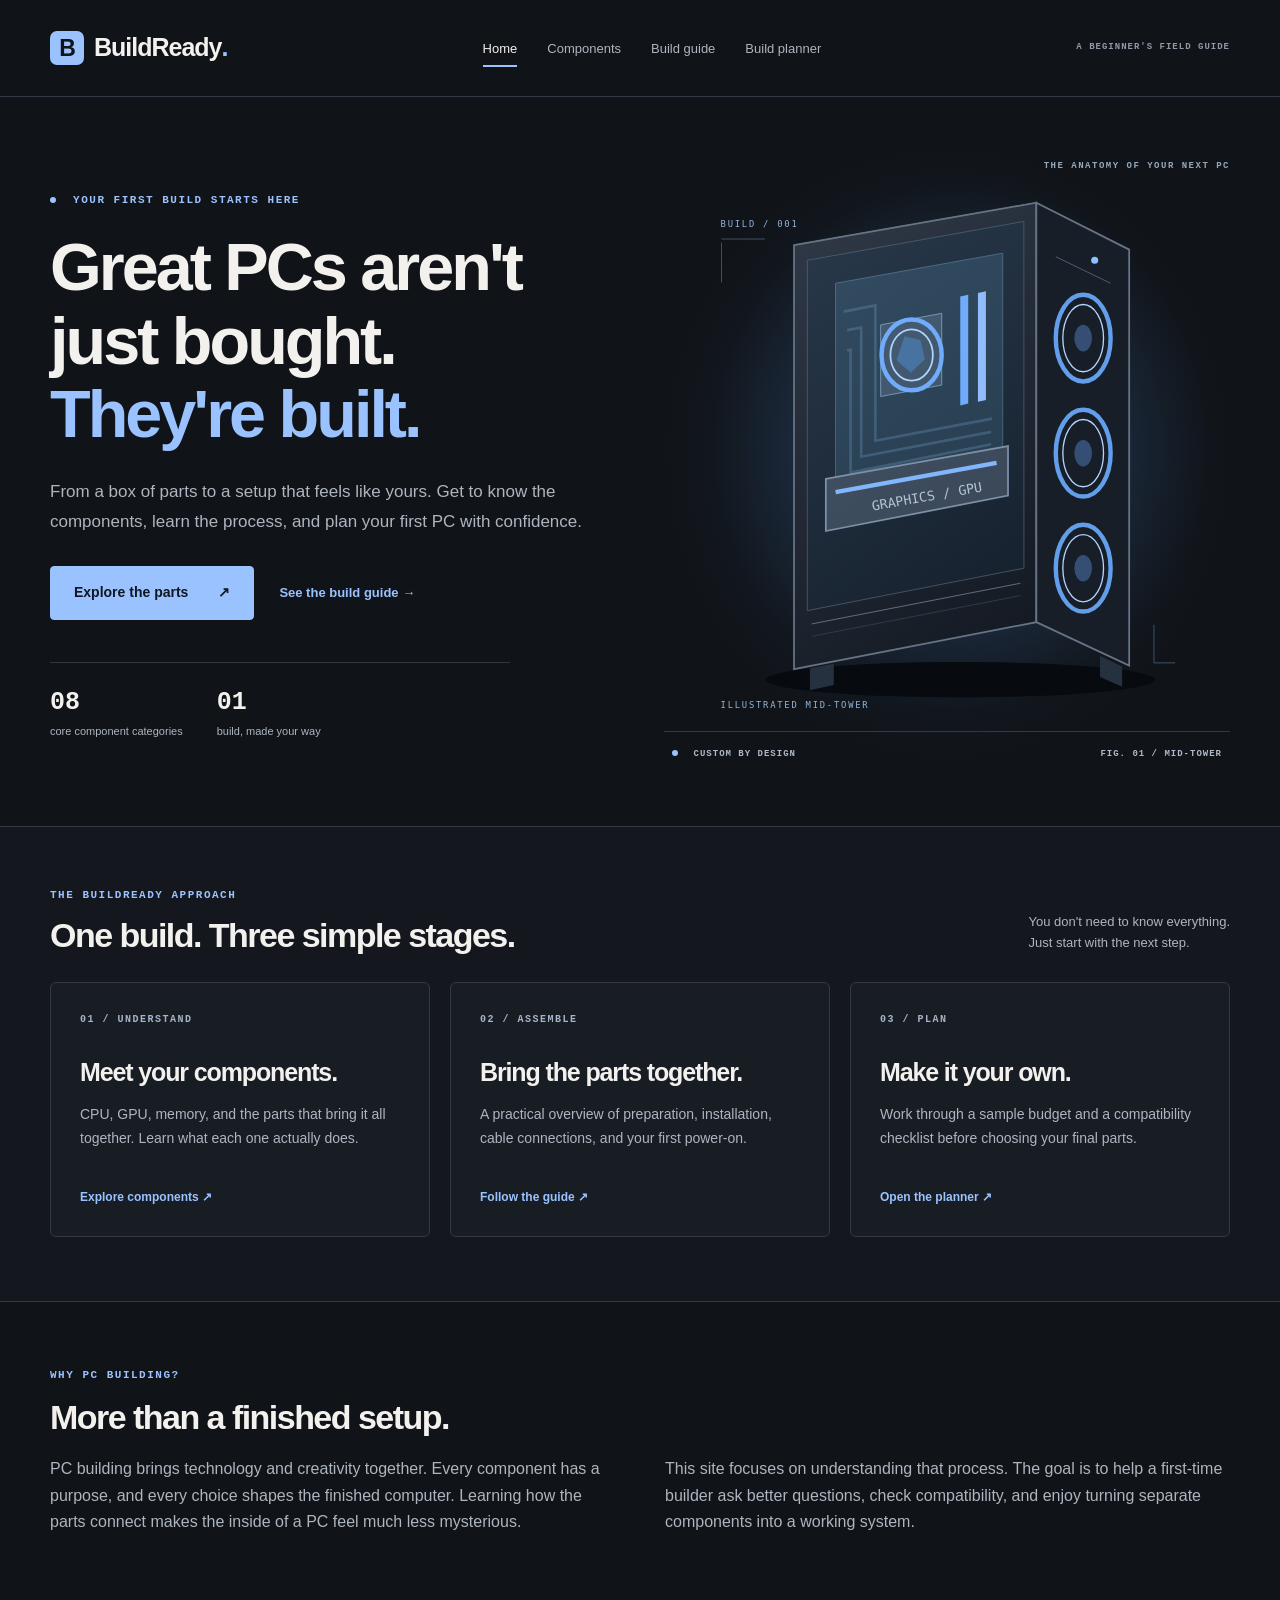
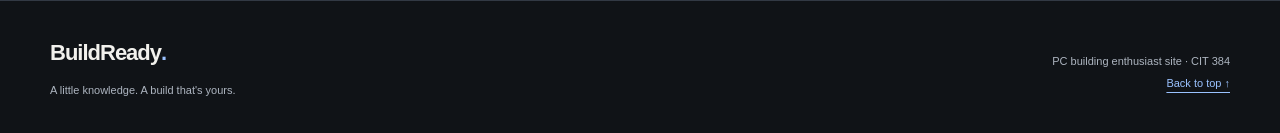
<file: index.html>
<!DOCTYPE html>
<html lang="en">
<head>
    <meta charset="utf-8">
    <meta name="viewport" content="width=device-width, initial-scale=1">
    <meta name="description" content="A beginner-friendly guide to PC components, assembly, and planning your first custom desktop.">
    <title>Build your first PC | BuildReady</title>
    <link rel="icon" href="images/favicon.svg" type="image/svg+xml">
    <link rel="stylesheet" href="css/style.css">
</head>
<body id="top">
    <a class="skip-link" href="#main">Skip to content</a>
    <!-- Shared navigation uses relative links so the site works locally and on GitHub Pages. -->
    <header class="site-header">
        <div class="container header-inner">
            <a class="brand" href="index.html" aria-label="BuildReady home"><span class="brand-mark" aria-hidden="true">B</span>BuildReady<span class="brand-dot">.</span></a>
            <nav aria-label="Main navigation">
                <ul>
                    <li><a href="index.html" aria-current="page">Home</a></li>
                    <li><a href="components.html">Components</a></li>
                    <li><a href="building.html">Build guide</a></li>
                    <li><a href="planner.html">Build planner</a></li>
                </ul>
            </nav>
            <span class="header-note">A BEGINNER'S FIELD GUIDE</span>
        </div>
    </header>
    <main id="main">
        <section class="container hero">
            <div class="hero-copy">
                <p class="eyebrow"><span class="status-dot"></span> YOUR FIRST BUILD STARTS HERE</p>
                <h1>Great PCs aren't<br>just bought.<br><span>They're built.</span></h1>
                <p class="intro">From a box of parts to a setup that feels like yours. Get to know the components, learn the process, and plan your first PC with confidence.</p>
                <div class="button-row"><a class="button" href="components.html">Explore the parts <span aria-hidden="true">↗</span></a><a class="text-link" href="building.html">See the build guide →</a></div>
                <div class="hero-facts"><div><strong>08</strong><span>core component categories</span></div><div><strong>01</strong><span>build, made your way</span></div></div>
            </div>
            <div class="hero-art"><span class="art-tag">THE ANATOMY OF YOUR NEXT PC</span><img src="images/pc-tower.svg" width="640" height="660" alt="Cutaway-style illustration of a desktop tower showing a CPU cooler, memory, graphics card, and three front fans."><div class="art-caption"><span><span class="status-dot"></span> CUSTOM BY DESIGN</span><span>FIG. 01 / MID-TOWER</span></div></div>
        </section>
        <section class="path-section">
            <div class="container">
                <div class="section-heading"><div><p class="eyebrow">THE BUILDREADY APPROACH</p><h2>One build. Three simple stages.</h2></div><p>You don't need to know everything.<br>Just start with the next step.</p></div>
                <div class="card-grid three">
                    <a class="route-card" href="components.html"><span class="card-number">01 / UNDERSTAND</span><h3>Meet your components.</h3><p>CPU, GPU, memory, and the parts that bring it all together. Learn what each one actually does.</p><span class="card-link">Explore components ↗</span></a>
                    <a class="route-card" href="building.html"><span class="card-number">02 / ASSEMBLE</span><h3>Bring the parts together.</h3><p>A practical overview of preparation, installation, cable connections, and your first power-on.</p><span class="card-link">Follow the guide ↗</span></a>
                    <a class="route-card" href="planner.html"><span class="card-number">03 / PLAN</span><h3>Make it your own.</h3><p>Work through a sample budget and a compatibility checklist before choosing your final parts.</p><span class="card-link">Open the planner ↗</span></a>
                </div>
            </div>
        </section>
        <section class="container personal-section"><p class="eyebrow">WHY PC BUILDING?</p><h2>More than a finished setup.</h2><div class="two-columns"><p>PC building brings technology and creativity together. Every component has a purpose, and every choice shapes the finished computer. Learning how the parts connect makes the inside of a PC feel much less mysterious.</p><p>This site focuses on understanding that process. The goal is to help a first-time builder ask better questions, check compatibility, and enjoy turning separate components into a working system.</p></div></section>
    </main>
    <footer class="site-footer">
        <div class="container footer-inner">
            <div><a class="brand footer-brand" href="index.html">BuildReady<span class="brand-dot">.</span></a><p>A little knowledge. A build that's yours.</p></div>
            <p>PC building enthusiast site · CIT 384<br><a href="#top">Back to top ↑</a></p>
        </div>
    </footer>
</body>
</html>
</file>
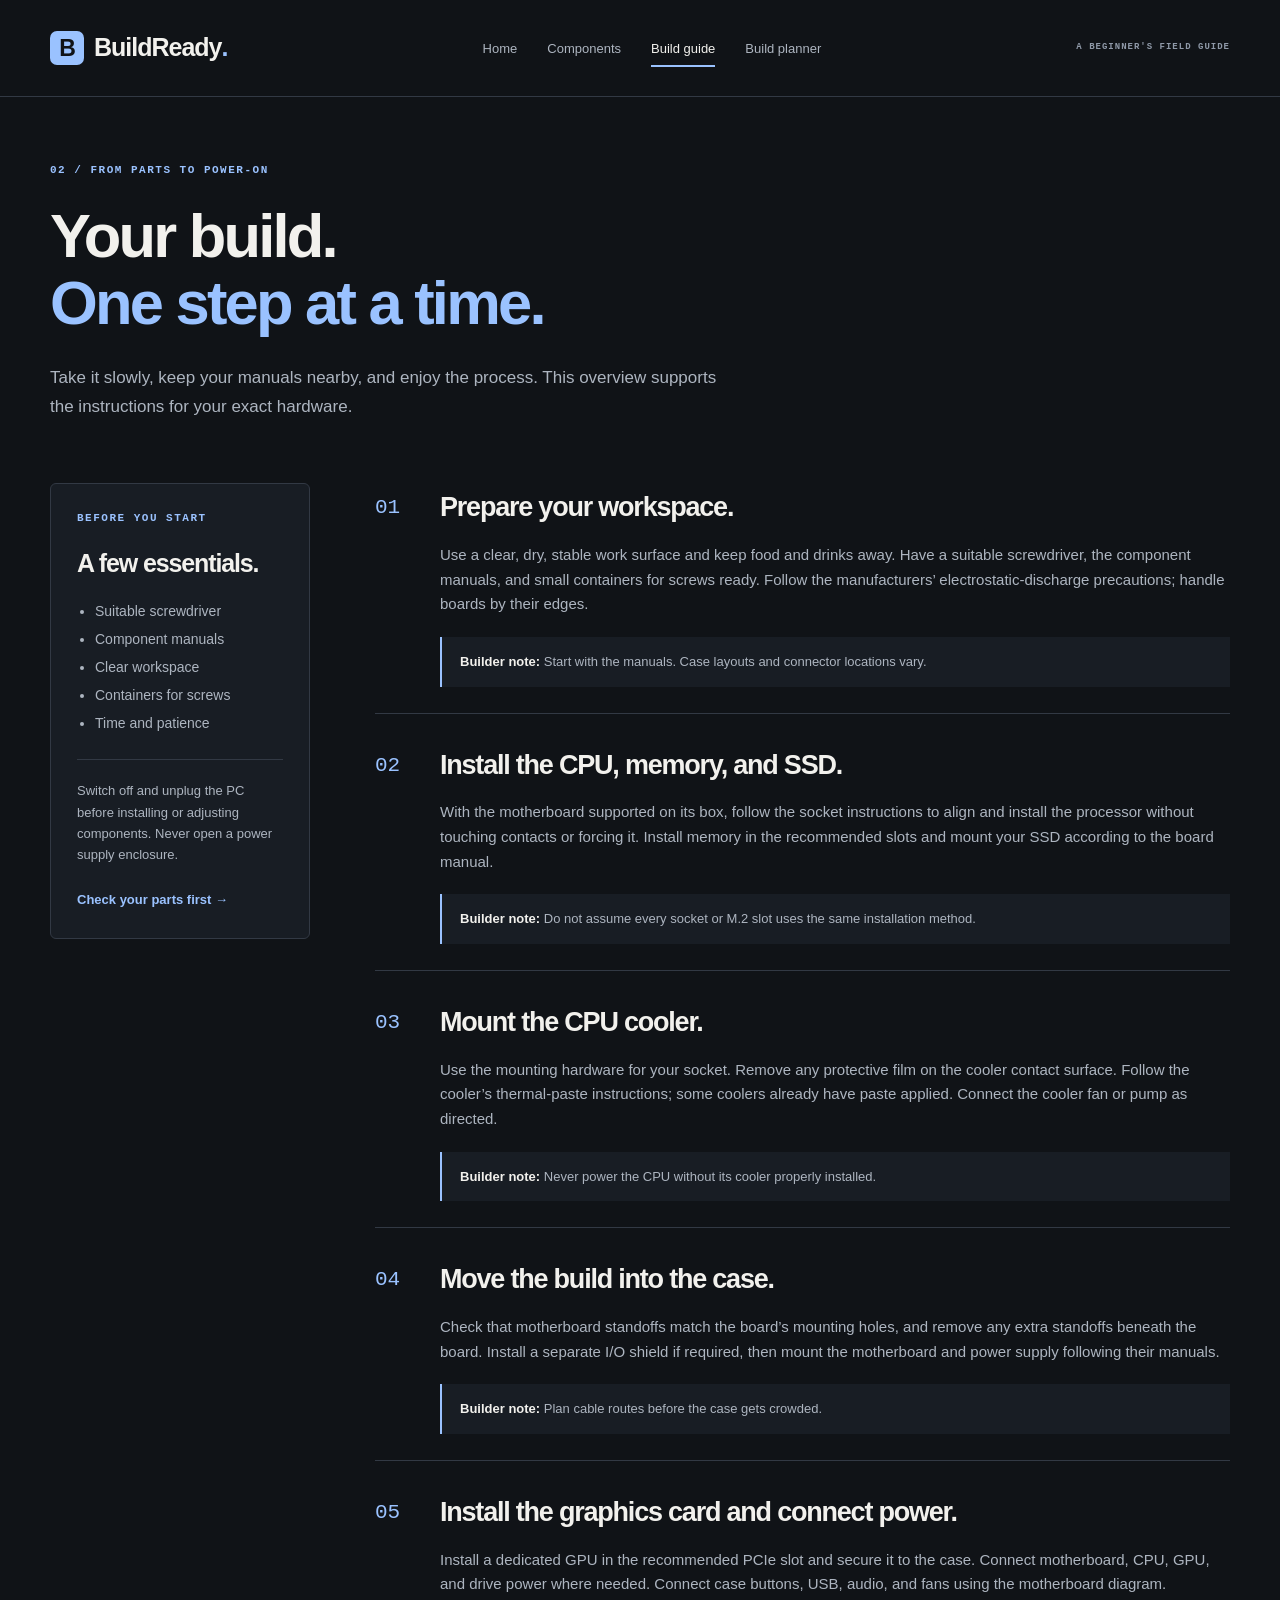
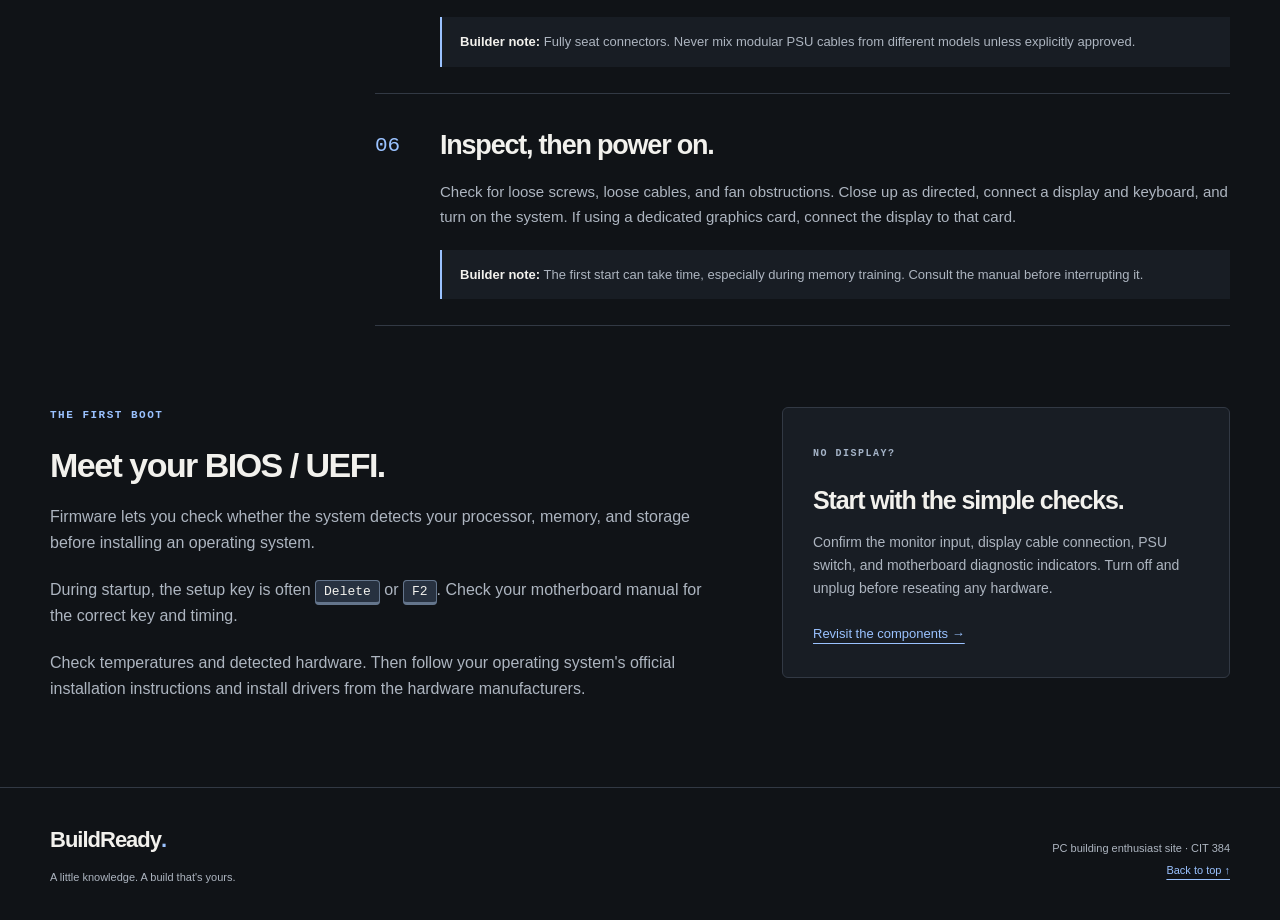
<file: building.html>
<!DOCTYPE html>
<html lang="en">
<head>
    <meta charset="utf-8">
    <meta name="viewport" content="width=device-width, initial-scale=1">
    <meta name="description" content="A six-stage introduction to assembling a desktop PC, followed by first-boot and troubleshooting tips.">
    <title>The build guide | BuildReady</title>
    <link rel="icon" href="images/favicon.svg" type="image/svg+xml">
    <link rel="stylesheet" href="css/style.css">
</head>
<body id="top">
    <a class="skip-link" href="#main">Skip to content</a>
    <!-- Shared navigation uses relative links so the site works locally and on GitHub Pages. -->
    <header class="site-header">
        <div class="container header-inner">
            <a class="brand" href="index.html" aria-label="BuildReady home"><span class="brand-mark" aria-hidden="true">B</span>BuildReady<span class="brand-dot">.</span></a>
            <nav aria-label="Main navigation">
                <ul>
                    <li><a href="index.html">Home</a></li>
                    <li><a href="components.html">Components</a></li>
                    <li><a href="building.html" aria-current="page">Build guide</a></li>
                    <li><a href="planner.html">Build planner</a></li>
                </ul>
            </nav>
            <span class="header-note">A BEGINNER'S FIELD GUIDE</span>
        </div>
    </header>
    <main id="main">
        <section class="container page-heading"><p class="eyebrow">02 / FROM PARTS TO POWER-ON</p><h1>Your build.<br><span>One step at a time.</span></h1><p class="intro">Take it slowly, keep your manuals nearby, and enjoy the process. This overview supports the instructions for your exact hardware.</p></section>
        <div class="container guide-layout"><aside class="guide-sidebar"><p class="eyebrow">BEFORE YOU START</p><h2>A few essentials.</h2><ul class="clean-list"><li>Suitable screwdriver</li><li>Component manuals</li><li>Clear workspace</li><li>Containers for screws</li><li>Time and patience</li></ul><p class="safety-note">Switch off and unplug the PC before installing or adjusting components. Never open a power supply enclosure.</p><a class="text-link" href="planner.html#checklist">Check your parts first →</a></aside><ol class="build-steps"><li><div class="step-index">01</div><div><h2>Prepare your workspace.</h2><p>Use a clear, dry, stable work surface and keep food and drinks away. Have a suitable screwdriver, the component manuals, and small containers for screws ready. Follow the manufacturers’ electrostatic-discharge precautions; handle boards by their edges.</p><p class="step-tip"><strong>Builder note:</strong> Start with the manuals. Case layouts and connector locations vary.</p></div></li>
<li><div class="step-index">02</div><div><h2>Install the CPU, memory, and SSD.</h2><p>With the motherboard supported on its box, follow the socket instructions to align and install the processor without touching contacts or forcing it. Install memory in the recommended slots and mount your SSD according to the board manual.</p><p class="step-tip"><strong>Builder note:</strong> Do not assume every socket or M.2 slot uses the same installation method.</p></div></li>
<li><div class="step-index">03</div><div><h2>Mount the CPU cooler.</h2><p>Use the mounting hardware for your socket. Remove any protective film on the cooler contact surface. Follow the cooler’s thermal-paste instructions; some coolers already have paste applied. Connect the cooler fan or pump as directed.</p><p class="step-tip"><strong>Builder note:</strong> Never power the CPU without its cooler properly installed.</p></div></li>
<li><div class="step-index">04</div><div><h2>Move the build into the case.</h2><p>Check that motherboard standoffs match the board’s mounting holes, and remove any extra standoffs beneath the board. Install a separate I/O shield if required, then mount the motherboard and power supply following their manuals.</p><p class="step-tip"><strong>Builder note:</strong> Plan cable routes before the case gets crowded.</p></div></li>
<li><div class="step-index">05</div><div><h2>Install the graphics card and connect power.</h2><p>Install a dedicated GPU in the recommended PCIe slot and secure it to the case. Connect motherboard, CPU, GPU, and drive power where needed. Connect case buttons, USB, audio, and fans using the motherboard diagram.</p><p class="step-tip"><strong>Builder note:</strong> Fully seat connectors. Never mix modular PSU cables from different models unless explicitly approved.</p></div></li>
<li><div class="step-index">06</div><div><h2>Inspect, then power on.</h2><p>Check for loose screws, loose cables, and fan obstructions. Close up as directed, connect a display and keyboard, and turn on the system. If using a dedicated graphics card, connect the display to that card.</p><p class="step-tip"><strong>Builder note:</strong> The first start can take time, especially during memory training. Consult the manual before interrupting it.</p></div></li></ol></div>
        <section class="container first-boot"><div><p class="eyebrow">THE FIRST BOOT</p><h2>Meet your BIOS / UEFI.</h2><p>Firmware lets you check whether the system detects your processor, memory, and storage before installing an operating system.</p>
        <!-- MDN ELEMENT 1: kbd represents user input. Location: this first-boot section in building.html. It marks the physical keys used to enter firmware setup. https://developer.mozilla.org/en-US/docs/Web/HTML/Reference/Elements/kbd -->
        <p>During startup, the setup key is often <kbd>Delete</kbd> or <kbd>F2</kbd>. Check your motherboard manual for the correct key and timing.</p><p>Check temperatures and detected hardware. Then follow your operating system's official installation instructions and install drivers from the hardware manufacturers.</p></div><aside class="boot-note"><span class="card-number">NO DISPLAY?</span><h3>Start with the simple checks.</h3><p>Confirm the monitor input, display cable connection, PSU switch, and motherboard diagnostic indicators. Turn off and unplug before reseating any hardware.</p><a href="components.html">Revisit the components →</a></aside></section>
    </main>
    <footer class="site-footer">
        <div class="container footer-inner">
            <div><a class="brand footer-brand" href="index.html">BuildReady<span class="brand-dot">.</span></a><p>A little knowledge. A build that's yours.</p></div>
            <p>PC building enthusiast site · CIT 384<br><a href="#top">Back to top ↑</a></p>
        </div>
    </footer>
</body>
</html>
</file>
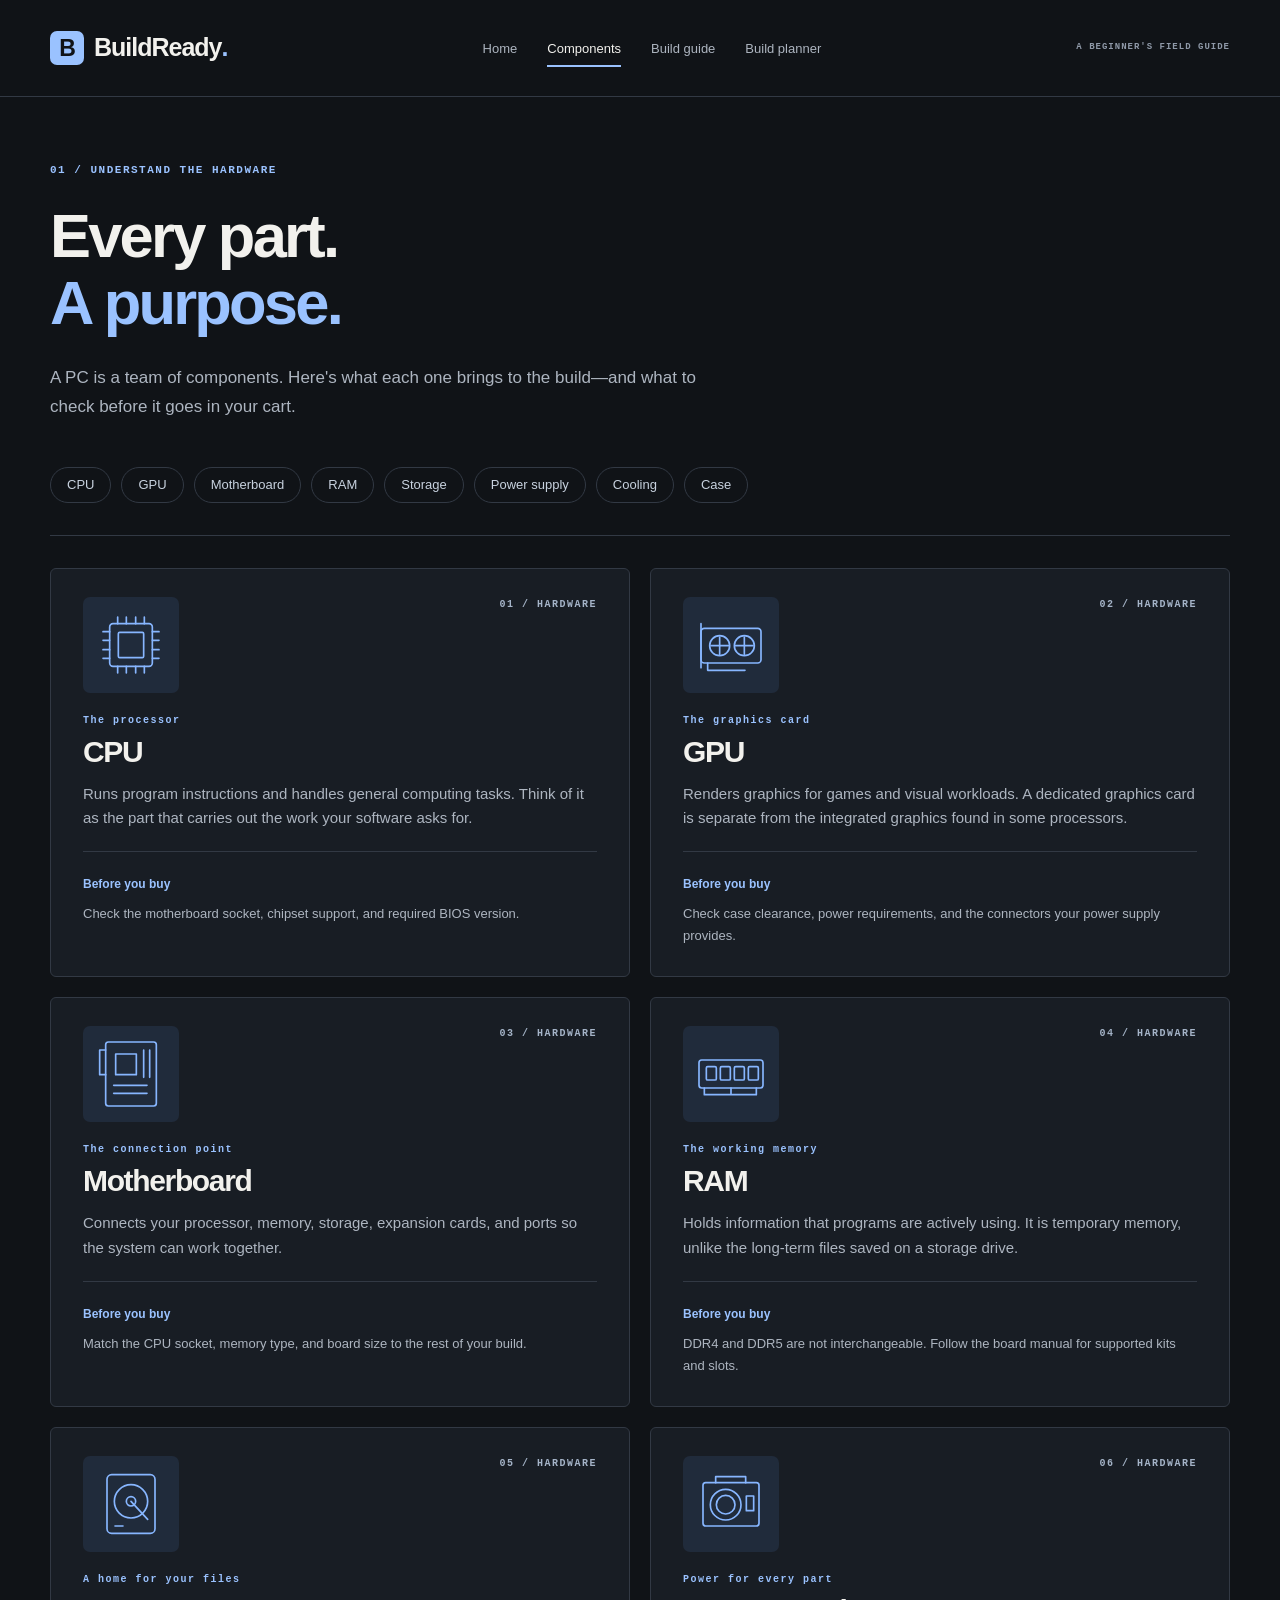
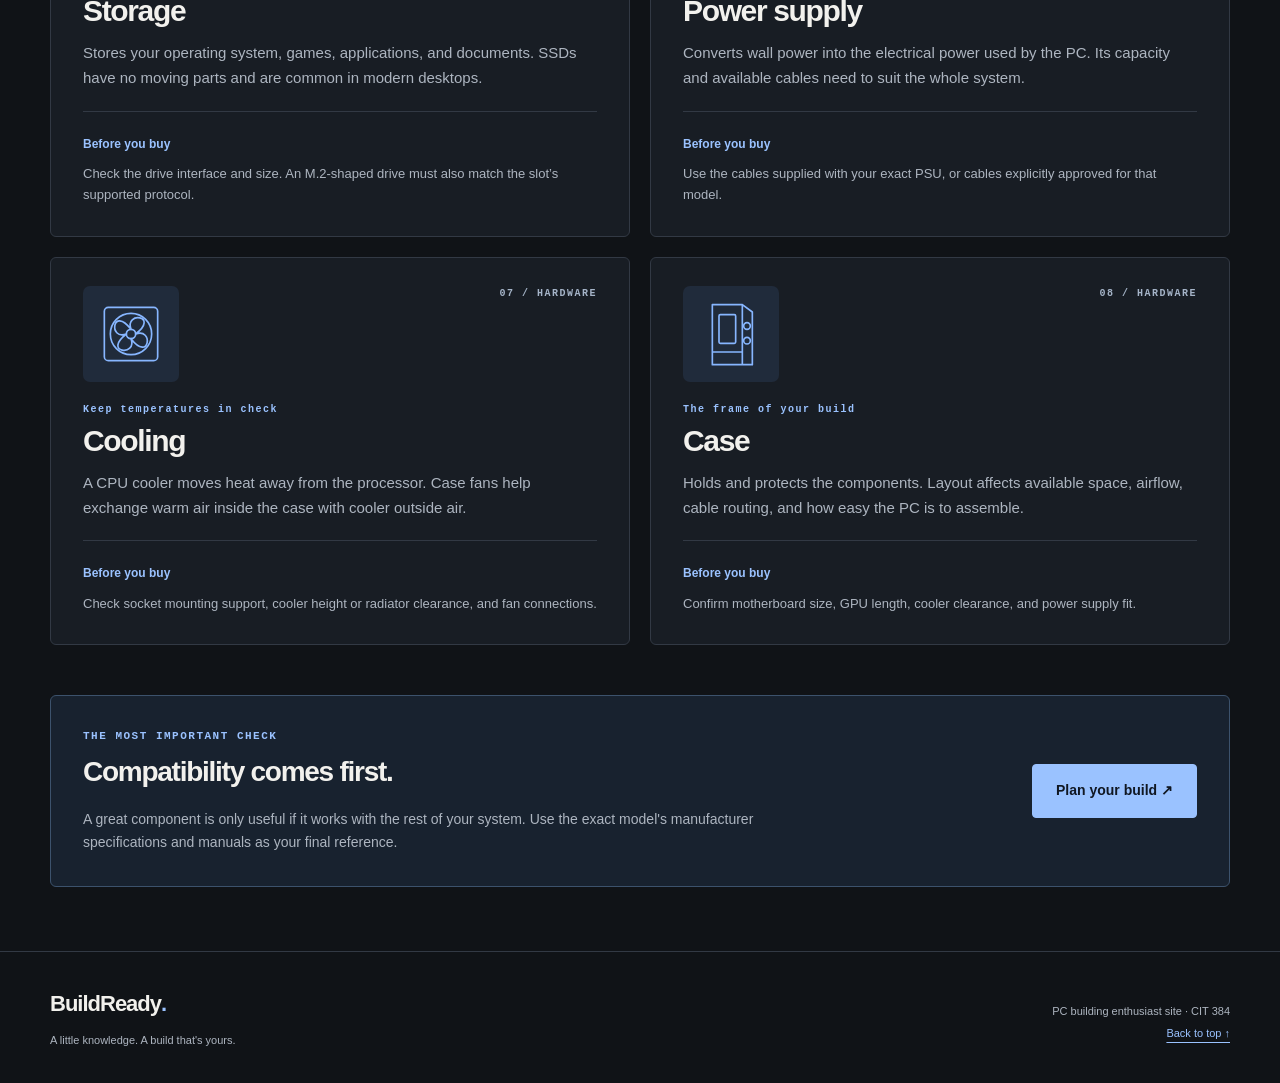
<file: components.html>
<!DOCTYPE html>
<html lang="en">
<head>
    <meta charset="utf-8">
    <meta name="viewport" content="width=device-width, initial-scale=1">
    <meta name="description" content="Learn the roles of eight core PC component categories and the compatibility questions to check.">
    <title>Meet the components | BuildReady</title>
    <link rel="icon" href="images/favicon.svg" type="image/svg+xml">
    <link rel="stylesheet" href="css/style.css">
</head>
<body id="top">
    <a class="skip-link" href="#main">Skip to content</a>
    <!-- Shared navigation uses relative links so the site works locally and on GitHub Pages. -->
    <header class="site-header">
        <div class="container header-inner">
            <a class="brand" href="index.html" aria-label="BuildReady home"><span class="brand-mark" aria-hidden="true">B</span>BuildReady<span class="brand-dot">.</span></a>
            <nav aria-label="Main navigation">
                <ul>
                    <li><a href="index.html">Home</a></li>
                    <li><a href="components.html" aria-current="page">Components</a></li>
                    <li><a href="building.html">Build guide</a></li>
                    <li><a href="planner.html">Build planner</a></li>
                </ul>
            </nav>
            <span class="header-note">A BEGINNER'S FIELD GUIDE</span>
        </div>
    </header>
    <main id="main">
        <section class="container page-heading"><p class="eyebrow">01 / UNDERSTAND THE HARDWARE</p><h1>Every part.<br><span>A purpose.</span></h1><p class="intro">A PC is a team of components. Here's what each one brings to the build—and what to check before it goes in your cart.</p></section>
        <div class="container"><nav class="jump-nav" aria-label="Component shortcuts"><a href="#cpu">CPU</a><a href="#gpu">GPU</a><a href="#board">Motherboard</a><a href="#ram">RAM</a><a href="#storage">Storage</a><a href="#power">Power supply</a><a href="#cooling">Cooling</a><a href="#case">Case</a></nav></div>
        <section class="container component-section" aria-label="Eight component categories"><div class="card-grid two">                <article class="component-card" id="cpu"><div class="component-top"><img src="images/cpu.svg" width="96" height="96" alt=""><span class="card-number">01 / HARDWARE</span></div><p class="eyebrow">The processor</p><h2>CPU</h2><p>Runs program instructions and handles general computing tasks. Think of it as the part that carries out the work your software asks for.</p><div class="check-note"><strong>Before you buy</strong><p>Check the motherboard socket, chipset support, and required BIOS version.</p></div></article>
                <article class="component-card" id="gpu"><div class="component-top"><img src="images/gpu.svg" width="96" height="96" alt=""><span class="card-number">02 / HARDWARE</span></div><p class="eyebrow">The graphics card</p><h2>GPU</h2><p>Renders graphics for games and visual workloads. A dedicated graphics card is separate from the integrated graphics found in some processors.</p><div class="check-note"><strong>Before you buy</strong><p>Check case clearance, power requirements, and the connectors your power supply provides.</p></div></article>
                <article class="component-card" id="board"><div class="component-top"><img src="images/board.svg" width="96" height="96" alt=""><span class="card-number">03 / HARDWARE</span></div><p class="eyebrow">The connection point</p><h2>Motherboard</h2><p>Connects your processor, memory, storage, expansion cards, and ports so the system can work together.</p><div class="check-note"><strong>Before you buy</strong><p>Match the CPU socket, memory type, and board size to the rest of your build.</p></div></article>
                <article class="component-card" id="ram"><div class="component-top"><img src="images/ram.svg" width="96" height="96" alt=""><span class="card-number">04 / HARDWARE</span></div><p class="eyebrow">The working memory</p><h2>RAM</h2><p>Holds information that programs are actively using. It is temporary memory, unlike the long-term files saved on a storage drive.</p><div class="check-note"><strong>Before you buy</strong><p>DDR4 and DDR5 are not interchangeable. Follow the board manual for supported kits and slots.</p></div></article>
                <article class="component-card" id="storage"><div class="component-top"><img src="images/storage.svg" width="96" height="96" alt=""><span class="card-number">05 / HARDWARE</span></div><p class="eyebrow">A home for your files</p><h2>Storage</h2><p>Stores your operating system, games, applications, and documents. SSDs have no moving parts and are common in modern desktops.</p><div class="check-note"><strong>Before you buy</strong><p>Check the drive interface and size. An M.2-shaped drive must also match the slot’s supported protocol.</p></div></article>
                <article class="component-card" id="power"><div class="component-top"><img src="images/power.svg" width="96" height="96" alt=""><span class="card-number">06 / HARDWARE</span></div><p class="eyebrow">Power for every part</p><h2>Power supply</h2><p>Converts wall power into the electrical power used by the PC. Its capacity and available cables need to suit the whole system.</p><div class="check-note"><strong>Before you buy</strong><p>Use the cables supplied with your exact PSU, or cables explicitly approved for that model.</p></div></article>
                <article class="component-card" id="cooling"><div class="component-top"><img src="images/cooling.svg" width="96" height="96" alt=""><span class="card-number">07 / HARDWARE</span></div><p class="eyebrow">Keep temperatures in check</p><h2>Cooling</h2><p>A CPU cooler moves heat away from the processor. Case fans help exchange warm air inside the case with cooler outside air.</p><div class="check-note"><strong>Before you buy</strong><p>Check socket mounting support, cooler height or radiator clearance, and fan connections.</p></div></article>
                <article class="component-card" id="case"><div class="component-top"><img src="images/case.svg" width="96" height="96" alt=""><span class="card-number">08 / HARDWARE</span></div><p class="eyebrow">The frame of your build</p><h2>Case</h2><p>Holds and protects the components. Layout affects available space, airflow, cable routing, and how easy the PC is to assemble.</p><div class="check-note"><strong>Before you buy</strong><p>Confirm motherboard size, GPU length, cooler clearance, and power supply fit.</p></div></article></div></section>
        <aside class="container callout"><div><p class="eyebrow">THE MOST IMPORTANT CHECK</p><h2>Compatibility comes first.</h2><p>A great component is only useful if it works with the rest of your system. Use the exact model's manufacturer specifications and manuals as your final reference.</p></div><a class="button" href="planner.html">Plan your build ↗</a></aside>
    </main>
    <footer class="site-footer">
        <div class="container footer-inner">
            <div><a class="brand footer-brand" href="index.html">BuildReady<span class="brand-dot">.</span></a><p>A little knowledge. A build that's yours.</p></div>
            <p>PC building enthusiast site · CIT 384<br><a href="#top">Back to top ↑</a></p>
        </div>
    </footer>
</body>
</html>
</file>
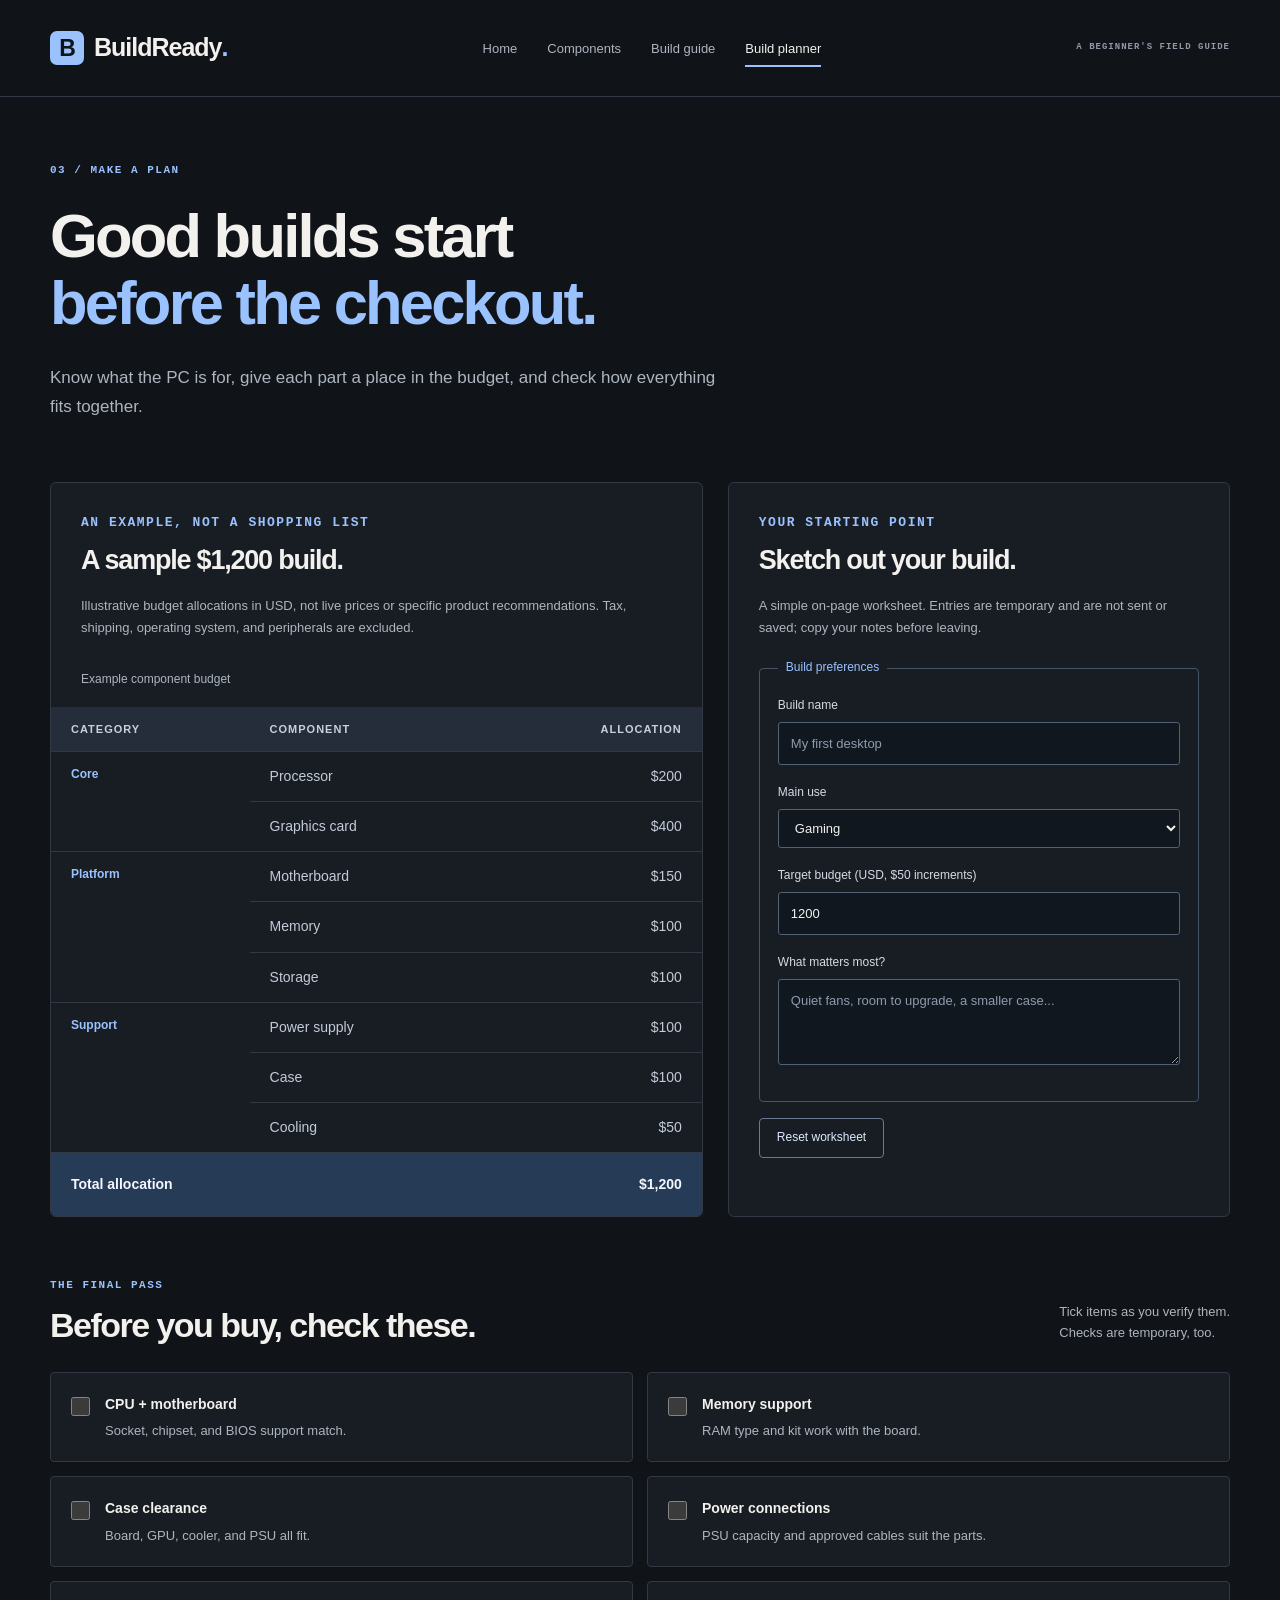
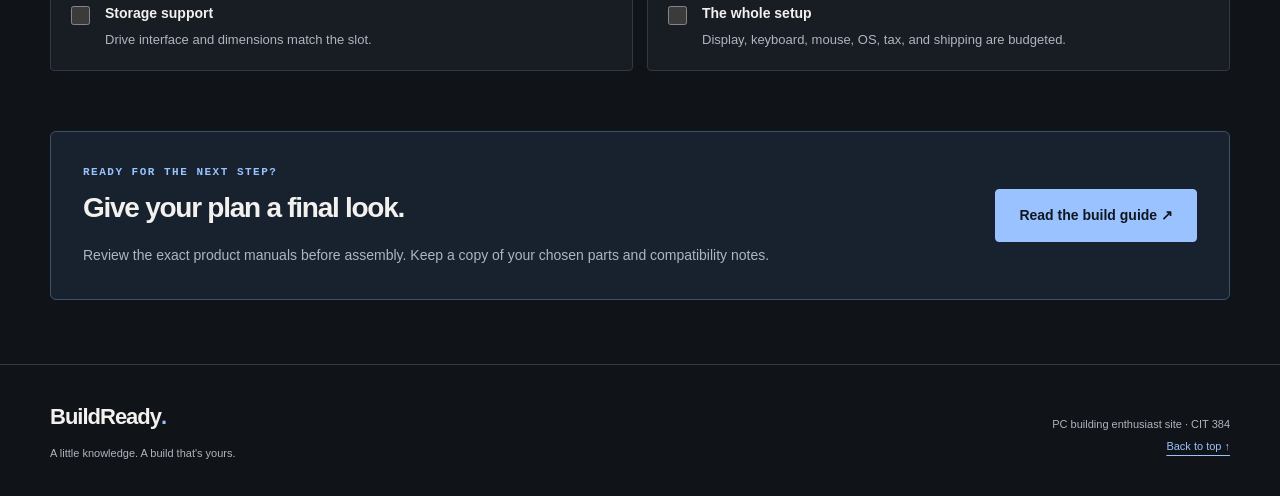
<file: planner.html>
<!DOCTYPE html>
<html lang="en">
<head>
    <meta charset="utf-8">
    <meta name="viewport" content="width=device-width, initial-scale=1">
    <meta name="description" content="Use an illustrative PC budget, a local planning worksheet, and a compatibility checklist before buying parts.">
    <title>Plan your build | BuildReady</title>
    <link rel="icon" href="images/favicon.svg" type="image/svg+xml">
    <link rel="stylesheet" href="css/style.css">
</head>
<body id="top">
    <a class="skip-link" href="#main">Skip to content</a>
    <!-- Shared navigation uses relative links so the site works locally and on GitHub Pages. -->
    <header class="site-header">
        <div class="container header-inner">
            <a class="brand" href="index.html" aria-label="BuildReady home"><span class="brand-mark" aria-hidden="true">B</span>BuildReady<span class="brand-dot">.</span></a>
            <nav aria-label="Main navigation">
                <ul>
                    <li><a href="index.html">Home</a></li>
                    <li><a href="components.html">Components</a></li>
                    <li><a href="building.html">Build guide</a></li>
                    <li><a href="planner.html" aria-current="page">Build planner</a></li>
                </ul>
            </nav>
            <span class="header-note">A BEGINNER'S FIELD GUIDE</span>
        </div>
    </header>
    <main id="main">
        <section class="container page-heading"><p class="eyebrow">03 / MAKE A PLAN</p><h1>Good builds start<br><span>before the checkout.</span></h1><p class="intro">Know what the PC is for, give each part a place in the budget, and check how everything fits together.</p></section>
        <div class="container planner-layout">
            <section class="budget-panel"><div class="panel-heading"><p class="eyebrow">AN EXAMPLE, NOT A SHOPPING LIST</p><h2>A sample $1,200 build.</h2><p>Illustrative budget allocations in USD, not live prices or specific product recommendations. Tax, shipping, operating system, and peripherals are excluded.</p></div>
                <div class="table-scroll"><table>
                    <caption>Example component budget</caption>
                    <thead><tr><th id="category">Category</th><th id="part">Component</th><th id="cost">Allocation</th></tr></thead>
                    <tbody>
                    <!-- MDN ATTRIBUTE 1: rowspan makes a cell span multiple rows. Location: the category cells in this planner.html budget table. It groups components into Core, Platform, and Support. https://developer.mozilla.org/en-US/docs/Web/HTML/Reference/Elements/td#rowspan -->
                    <!-- MDN ATTRIBUTE 2: headers lists the IDs of associated th cells. Location: data cells in this budget table. It explicitly connects each component and amount to its column and category headers. https://developer.mozilla.org/en-US/docs/Web/HTML/Reference/Elements/td#headers -->
                        <tr><th id="core" headers="category" rowspan="2" scope="rowgroup">Core</th><td headers="core part">Processor</td><td headers="core cost">$200</td></tr>
                        <tr><td headers="core part">Graphics card</td><td headers="core cost">$400</td></tr>
                    </tbody>
                    <tbody>
                        <tr><th id="platform" headers="category" rowspan="3" scope="rowgroup">Platform</th><td headers="platform part">Motherboard</td><td headers="platform cost">$150</td></tr>
                        <tr><td headers="platform part">Memory</td><td headers="platform cost">$100</td></tr>
                        <tr><td headers="platform part">Storage</td><td headers="platform cost">$100</td></tr>
                    </tbody>
                    <tbody>
                        <tr><th id="support" headers="category" rowspan="3" scope="rowgroup">Support</th><td headers="support part">Power supply</td><td headers="support cost">$100</td></tr>
                        <tr><td headers="support part">Case</td><td headers="support cost">$100</td></tr>
                        <tr><td headers="support part">Cooling</td><td headers="support cost">$50</td></tr>
                    </tbody>
                    <!-- MDN ELEMENT 2: tfoot groups table summary rows. Location: the bottom of this budget table in planner.html. It displays the total of the eight illustrative allocations above. https://developer.mozilla.org/en-US/docs/Web/HTML/Reference/Elements/tfoot -->
                    <tfoot><tr><th id="total" colspan="2" scope="row">Total allocation</th><td headers="total cost">$1,200</td></tr></tfoot>
                </table></div>
            </section>
            <section class="worksheet-panel" id="worksheet"><p class="eyebrow">YOUR STARTING POINT</p><h2>Sketch out your build.</h2><p>A simple on-page worksheet. Entries are temporary and are not sent or saved; copy your notes before leaving.</p>
                <form>
                    <fieldset>
                        <!-- MDN ELEMENT 3: legend provides a caption for its parent fieldset. Location: this planner.html worksheet. It names the related build-preference inputs. https://developer.mozilla.org/en-US/docs/Web/HTML/Reference/Elements/legend -->
                        <legend>Build preferences</legend>
                        <label for="build-name">Build name</label><input id="build-name" type="text" placeholder="My first desktop">
                        <label for="purpose">Main use</label><select id="purpose"><option>Gaming</option><option>School and everyday use</option><option>Creative projects</option><option>A little of everything</option></select>
                        <!-- MDN ATTRIBUTE 3: step defines valid numeric increments. Location: the budget input below in planner.html. With min=0 and step=50, the budget accepts multiples of $50. https://developer.mozilla.org/en-US/docs/Web/HTML/Reference/Attributes/step -->
                        <label for="budget">Target budget (USD, $50 increments)</label><input id="budget" type="number" min="0" step="50" value="1200">
                        <label for="notes">What matters most?</label><textarea id="notes" rows="3" placeholder="Quiet fans, room to upgrade, a smaller case..."></textarea>
                    </fieldset>
                    <button class="reset-button" type="reset">Reset worksheet</button>
                </form>
            </section>
        </div>
        <section class="container checklist-section" id="checklist"><div class="section-heading"><div><p class="eyebrow">THE FINAL PASS</p><h2>Before you buy, check these.</h2></div><p>Tick items as you verify them.<br>Checks are temporary, too.</p></div><div class="checklist-grid">
            <label class="check-item"><input type="checkbox"><span><strong>CPU + motherboard</strong>Socket, chipset, and BIOS support match.</span></label>
            <label class="check-item"><input type="checkbox"><span><strong>Memory support</strong>RAM type and kit work with the board.</span></label>
            <label class="check-item"><input type="checkbox"><span><strong>Case clearance</strong>Board, GPU, cooler, and PSU all fit.</span></label>
            <label class="check-item"><input type="checkbox"><span><strong>Power connections</strong>PSU capacity and approved cables suit the parts.</span></label>
            <label class="check-item"><input type="checkbox"><span><strong>Storage support</strong>Drive interface and dimensions match the slot.</span></label>
            <label class="check-item"><input type="checkbox"><span><strong>The whole setup</strong>Display, keyboard, mouse, OS, tax, and shipping are budgeted.</span></label>
        </div></section>
        <aside class="container callout"><div><p class="eyebrow">READY FOR THE NEXT STEP?</p><h2>Give your plan a final look.</h2><p>Review the exact product manuals before assembly. Keep a copy of your chosen parts and compatibility notes.</p></div><a class="button" href="building.html">Read the build guide ↗</a></aside>
    </main>
    <footer class="site-footer">
        <div class="container footer-inner">
            <div><a class="brand footer-brand" href="index.html">BuildReady<span class="brand-dot">.</span></a><p>A little knowledge. A build that's yours.</p></div>
            <p>PC building enthusiast site · CIT 384<br><a href="#top">Back to top ↑</a></p>
        </div>
    </footer>
</body>
</html>
</file>
<file: css/style.css>
/* BuildReady: one shared stylesheet for all four pages.
   Layout uses standard CSS Grid and Flexbox; no frameworks or remote fonts. */
:root {
    color-scheme: dark;
    --background: #101317;
    --panel: #181d24;
    --panel-raised: #202732;
    --text: #f2f1ed;
    --muted: #adb5c0;
    --accent: #9ac2ff;
    --border: #323944;
}
* { box-sizing: border-box; }
html { scroll-behavior: smooth; scroll-padding-top: 24px; }
body { margin: 0; background: var(--background); color: var(--text); font-family: Arial, Helvetica, sans-serif; font-size: 16px; line-height: 1.65; }
a { color: var(--accent); text-underline-offset: 5px; }
a:hover { color: #d5e6ff; }
img { max-width: 100%; height: auto; display: block; }
h1, h2, h3, p { margin-top: 0; }
h1, h2, h3 { line-height: 1.1; letter-spacing: -0.045em; }
h1 { font-size: clamp(44px, 5.2vw, 76px); margin-bottom: 26px; font-weight: 750; }
h1 span { color: var(--accent); }
h2 { font-size: 34px; margin-bottom: 20px; }
h3 { font-size: 25px; margin-bottom: 17px; }
p { margin-bottom: 20px; color: var(--muted); }
strong { color: var(--text); }
.container { width: min(1180px, calc(100% - 80px)); margin-inline: auto; }
.eyebrow, .card-number, .header-note, .art-tag, .art-caption { font-family: "Courier New", monospace; font-size: 11px; line-height: 1.5; letter-spacing: 1.5px; font-weight: bold; }
.eyebrow { color: var(--accent); margin-bottom: 23px; }
.status-dot { display: inline-block; width: 6px; height: 6px; margin-right: 9px; background: var(--accent); border-radius: 50%; vertical-align: middle; }
/* A visible keyboard focus indicator supports navigation without a mouse. */
:focus-visible { outline: 3px solid var(--accent); outline-offset: 5px; }
.skip-link { position: absolute; left: 15px; top: -100px; background: var(--accent); color: #101317; padding: 12px 20px; z-index: 10; }
.skip-link:focus { top: 12px; color: #101317; }
/* Header and shared navigation. */
.site-header { border-bottom: 1px solid var(--border); }
.header-inner { min-height: 96px; display: flex; align-items: center; justify-content: space-between; gap: 25px; }
.brand { color: var(--text); text-decoration: none; font-weight: 800; font-size: 25px; letter-spacing: -1px; display: inline-flex; align-items: center; }
.brand:hover { color: var(--text); }
.brand-dot { color: var(--accent); }
.brand-mark { background: var(--accent); color: #101317; font-size: 23px; width: 34px; height: 34px; line-height: 34px; text-align: center; border-radius: 7px; margin-right: 10px; }
nav ul { list-style: none; display: flex; gap: 30px; padding: 0; margin: 0; }
nav a { font-size: 13px; color: var(--muted); text-decoration: none; }
nav a:hover, nav a[aria-current="page"] { color: var(--text); }
nav a[aria-current="page"] { border-bottom: 2px solid var(--accent); padding-bottom: 9px; }
.header-note { color: #8f99a8; font-size: 9px; letter-spacing: 1px; }
/* Home: two-column hero and a self-contained SVG illustration. */
.hero { display: grid; grid-template-columns: 1.05fr 1fr; gap: 20px; align-items: center; padding-top: 50px; padding-bottom: 65px; }
.hero-copy { padding-top: 24px; }
.intro { font-size: 17px; line-height: 1.75; max-width: 560px; }
.button-row { display: flex; gap: 25px; flex-wrap: wrap; align-items: center; margin: 30px 0 42px; }
.button { background: var(--accent); color: #101722; text-decoration: none; display: inline-flex; gap: 30px; justify-content: space-between; align-items: center; font-weight: bold; font-size: 14px; padding: 14px 23px; border: 1px solid var(--accent); border-radius: 4px; white-space: nowrap; }
.button:hover { background: #c3daff; color: #101722; }
.text-link { font-size: 13px; font-weight: bold; text-decoration: none; }
.hero-facts { display: flex; gap: 34px; border-top: 1px solid var(--border); padding-top: 24px; max-width: 460px; }
.hero-facts > div { display: flex; flex-direction: column; }
.hero-facts strong { font-family: "Courier New", monospace; font-size: 25px; line-height: 1.3; }
.hero-facts span { font-size: 11px; color: var(--muted); margin-top: 3px; }
.hero-art { position: relative; background: radial-gradient(ellipse at center, #1b2b41 0, #121820 55%, #101317 75%); }
.hero-art img { width: 100%; }
.art-tag { position: absolute; top: 13px; right: 0; font-size: 9px; color: #96a8bc; }
.art-caption { padding: 16px 8px 0; border-top: 1px solid var(--border); display: flex; justify-content: space-between; font-size: 9px; color: #aebacc; letter-spacing: 1px; }
.path-section { border-block: 1px solid var(--border); padding: 60px 0 64px; background: #14181e; }
.section-heading { display: flex; justify-content: space-between; align-items: end; gap: 30px; margin-bottom: 28px; }
.section-heading h2 { margin-bottom: 0; }
.section-heading .eyebrow { margin-bottom: 13px; }
.section-heading > p { margin: 0; font-size: 13px; }
.card-grid { display: grid; gap: 20px; }
.three { grid-template-columns: repeat(3, 1fr); }
.two { grid-template-columns: repeat(2, 1fr); }
.route-card { background: var(--panel); border: 1px solid var(--border); border-radius: 6px; padding: 29px; text-decoration: none; display: flex; flex-direction: column; transition: border-color .15s, transform .15s; }
.route-card:hover { border-color: var(--accent); transform: translateY(-3px); }
.card-number { color: #a5b4c8; font-size: 10px; }
.route-card h3 { color: var(--text); margin-top: 32px; }
.route-card p { font-size: 14px; }
.card-link { margin-top: auto; padding-top: 18px; font-size: 12px; font-weight: bold; color: var(--accent); }
.personal-section { padding-block: 65px; }
.personal-section .eyebrow { margin-bottom: 15px; }
.two-columns { display: grid; grid-template-columns: 1fr 1fr; gap: 50px; }
.two-columns p { margin-bottom: 0; }
/* Inner-page titles, component cards, and page-region links. */
.page-heading { padding-top: 65px; padding-bottom: 25px; }
.page-heading h1 { font-size: clamp(44px, 4.8vw, 66px); }
.page-heading .intro { max-width: 680px; }
.jump-nav { display: flex; flex-wrap: wrap; gap: 10px; padding-bottom: 32px; border-bottom: 1px solid var(--border); }
.jump-nav a { padding: 6px 16px; border: 1px solid var(--border); border-radius: 30px; color: #c8d2df; }
.jump-nav a:hover { background: var(--panel-raised); border-color: var(--accent); }
.component-section { padding-top: 32px; padding-bottom: 50px; }
.component-card { border: 1px solid var(--border); background: var(--panel); padding: 28px 32px 30px; border-radius: 6px; scroll-margin-top: 20px; }
.component-top { display: flex; align-items: start; justify-content: space-between; margin-bottom: 20px; }
.component-top img { background: #202b3b; border-radius: 7px; padding: 8px; }
.component-card .eyebrow { margin-bottom: 7px; font-size: 10px; }
.component-card h2 { font-size: 30px; margin-bottom: 14px; }
.component-card > p { font-size: 15px; }
.check-note { border-top: 1px solid var(--border); padding-top: 18px; }
.check-note strong { font-size: 12px; color: var(--accent); }
.check-note p { font-size: 13px; margin-top: 7px; margin-bottom: 0; }
.callout { margin-bottom: 64px; border: 1px solid #3c526c; border-radius: 6px; padding: 32px; display: flex; gap: 35px; align-items: center; justify-content: space-between; background: #18222f; }
.callout .eyebrow { margin-bottom: 12px; }
.callout h2 { font-size: 28px; }
.callout p:last-child { margin: 0; font-size: 14px; max-width: 690px; }
/* Assembly guide with numbered steps. */
.guide-layout { display: grid; grid-template-columns: 260px 1fr; gap: 65px; padding-top: 16px; padding-bottom: 30px; align-items: start; }
.guide-sidebar { padding: 26px; background: var(--panel); border: 1px solid var(--border); border-radius: 6px; }
.guide-sidebar h2 { font-size: 25px; }
.clean-list { padding-left: 18px; color: var(--muted); font-size: 14px; line-height: 2; }
.safety-note { margin-top: 22px; padding-top: 20px; border-top: 1px solid var(--border); font-size: 13px; }
.build-steps { padding: 0; margin: 0; list-style: none; }
.build-steps li { display: grid; grid-template-columns: 45px 1fr; gap: 20px; border-bottom: 1px solid var(--border); padding: 10px 0 26px; margin-bottom: 27px; }
.step-index { font: 21px "Courier New", monospace; color: var(--accent); padding-top: 3px; }
.build-steps h2 { font-size: 27px; }
.build-steps p { font-size: 15px; }
.build-steps .step-tip { font-size: 13px; padding: 14px 18px; border-left: 2px solid var(--accent); background: var(--panel); margin: 0; }
.first-boot { padding: 24px 0 65px; display: grid; grid-template-columns: 1.5fr 1fr; gap: 60px; align-items: start; }
/* kbd visually resembles a key while preserving its HTML input meaning. */
kbd { font-family: "Courier New", monospace; background: #273140; border: 1px solid #64758c; border-bottom-width: 3px; border-radius: 4px; padding: 3px 8px; font-size: 13px; color: var(--text); white-space: nowrap; }
.boot-note { background: var(--panel); border: 1px solid var(--border); border-radius: 6px; padding: 30px; }
.boot-note h3 { margin-top: 22px; }
.boot-note p { font-size: 14px; }
.boot-note a { font-size: 13px; }
/* Planner: accessible data table and native HTML controls, with no JavaScript. */
.planner-layout { display: grid; grid-template-columns: 1.3fr 1fr; gap: 25px; padding-top: 15px; }
.budget-panel, .worksheet-panel { border: 1px solid var(--border); border-radius: 6px; background: var(--panel); overflow: hidden; }
.panel-heading, .worksheet-panel { padding: 30px; }
.panel-heading { padding-bottom: 12px; }
.panel-heading .eyebrow, .worksheet-panel .eyebrow { margin-bottom: 13px; }
.panel-heading h2, .worksheet-panel h2 { font-size: 27px; }
.panel-heading p, .worksheet-panel p { font-size: 13px; }
.table-scroll { overflow-x: auto; }
table { width: 100%; border-collapse: collapse; font-size: 14px; }
caption { text-align: left; padding: 0 30px 17px; color: var(--muted); font-size: 12px; }
th, td { text-align: left; padding: 13px 20px; border-bottom: 1px solid var(--border); }
thead { background: #242d39; font-size: 11px; color: #c6d1df; text-transform: uppercase; letter-spacing: 1px; }
tbody th { vertical-align: top; color: var(--accent); font-size: 12px; }
td { color: #c2cbd7; }
td:last-child, thead th:last-child { text-align: right; font-variant-numeric: tabular-nums; }
tfoot { background: #263b55; }
tfoot th, tfoot td { color: #f3f7ff; border-bottom: 0; padding-block: 20px; font-weight: bold; }
fieldset { border: 1px solid #455364; border-radius: 4px; margin: 20px 0 16px; padding: 18px; min-width: 0; }
legend { padding-inline: 8px; color: var(--accent); font-size: 12px; }
form label { display: block; margin-bottom: 6px; font-size: 12px; color: #d4dbe4; }
input, select, textarea, button { font: inherit; }
input:not([type="checkbox"]), select, textarea { display: block; width: 100%; padding: 10px 12px; border: 1px solid #536174; background: #10171f; border-radius: 3px; color: var(--text); font-size: 13px; margin-bottom: 18px; }
input::placeholder, textarea::placeholder { color: #8e9bad; opacity: 1; }
textarea { resize: vertical; }
.reset-button { border: 1px solid #697a92; background: transparent; color: #dce9ff; padding: 9px 17px; border-radius: 4px; font-size: 12px; cursor: pointer; }
.reset-button:hover { background: #26364d; }
.checklist-section { padding-block: 60px; }
.checklist-grid { display: grid; grid-template-columns: 1fr 1fr; gap: 14px; }
.check-item { display: flex; align-items: start; gap: 15px; padding: 20px; background: var(--panel); border: 1px solid var(--border); border-radius: 4px; cursor: pointer; }
.check-item input { width: 19px; height: 19px; margin: 4px 0 0; accent-color: var(--accent); flex-shrink: 0; }
.check-item span { color: var(--muted); font-size: 13px; }
.check-item strong { display: block; margin-bottom: 4px; font-size: 14px; }
.check-item:has(input:checked) { border-color: #6788b2; background: #1c2a3b; }
/* Shared footer and narrower-screen adjustments. */
.site-footer { border-top: 1px solid var(--border); padding-block: 34px; }
.footer-inner { display: flex; align-items: center; justify-content: space-between; gap: 25px; }
.footer-brand { font-size: 22px; }
.footer-inner p { font-size: 11px; margin: 9px 0 0; }
.footer-inner > p { text-align: right; line-height: 2; }
@media (max-width: 1100px) {
    .header-note { display: none; }
    .hero { gap: 0; }
    .hero h1 { font-size: 60px; }
    .button-row { gap: 15px; }
    .guide-layout { gap: 35px; }
    .planner-layout { grid-template-columns: 1.2fr 1fr; }
    .worksheet-panel, .panel-heading { padding: 24px; }
}
@media (max-width: 760px) {
    .container { width: calc(100% - 36px); }
    .header-inner { flex-direction: column; align-items: flex-start; gap: 17px; padding-block: 20px; }
    nav ul { gap: 23px; flex-wrap: wrap; }
    nav a { font-size: 12px; }
    .hero, .two, .three, .two-columns, .guide-layout, .first-boot, .planner-layout, .checklist-grid { grid-template-columns: 1fr; }
    .hero { padding-top: 20px; padding-bottom: 35px; }
    .hero h1 { font-size: 52px; }
    .hero-art { margin-top: 25px; max-width: 500px; width: 100%; justify-self: center; }
    .section-heading { align-items: start; flex-direction: column; gap: 18px; }
    .path-section, .personal-section { padding-block: 40px; }
    .two-columns { gap: 20px; }
    .page-heading { padding-top: 42px; }
    .component-card { padding: 24px; }
    .callout { flex-direction: column; align-items: flex-start; padding: 25px; gap: 24px; }
    .guide-layout { gap: 30px; }
    .build-steps li { grid-template-columns: 32px 1fr; gap: 12px; }
    .first-boot { gap: 25px; }
    .footer-inner { align-items: start; }
    .art-tag { font-size: 8px; }
}
@media (prefers-reduced-motion: reduce) {
    html { scroll-behavior: auto; }
    .route-card { transition: none; }
}
</file>
